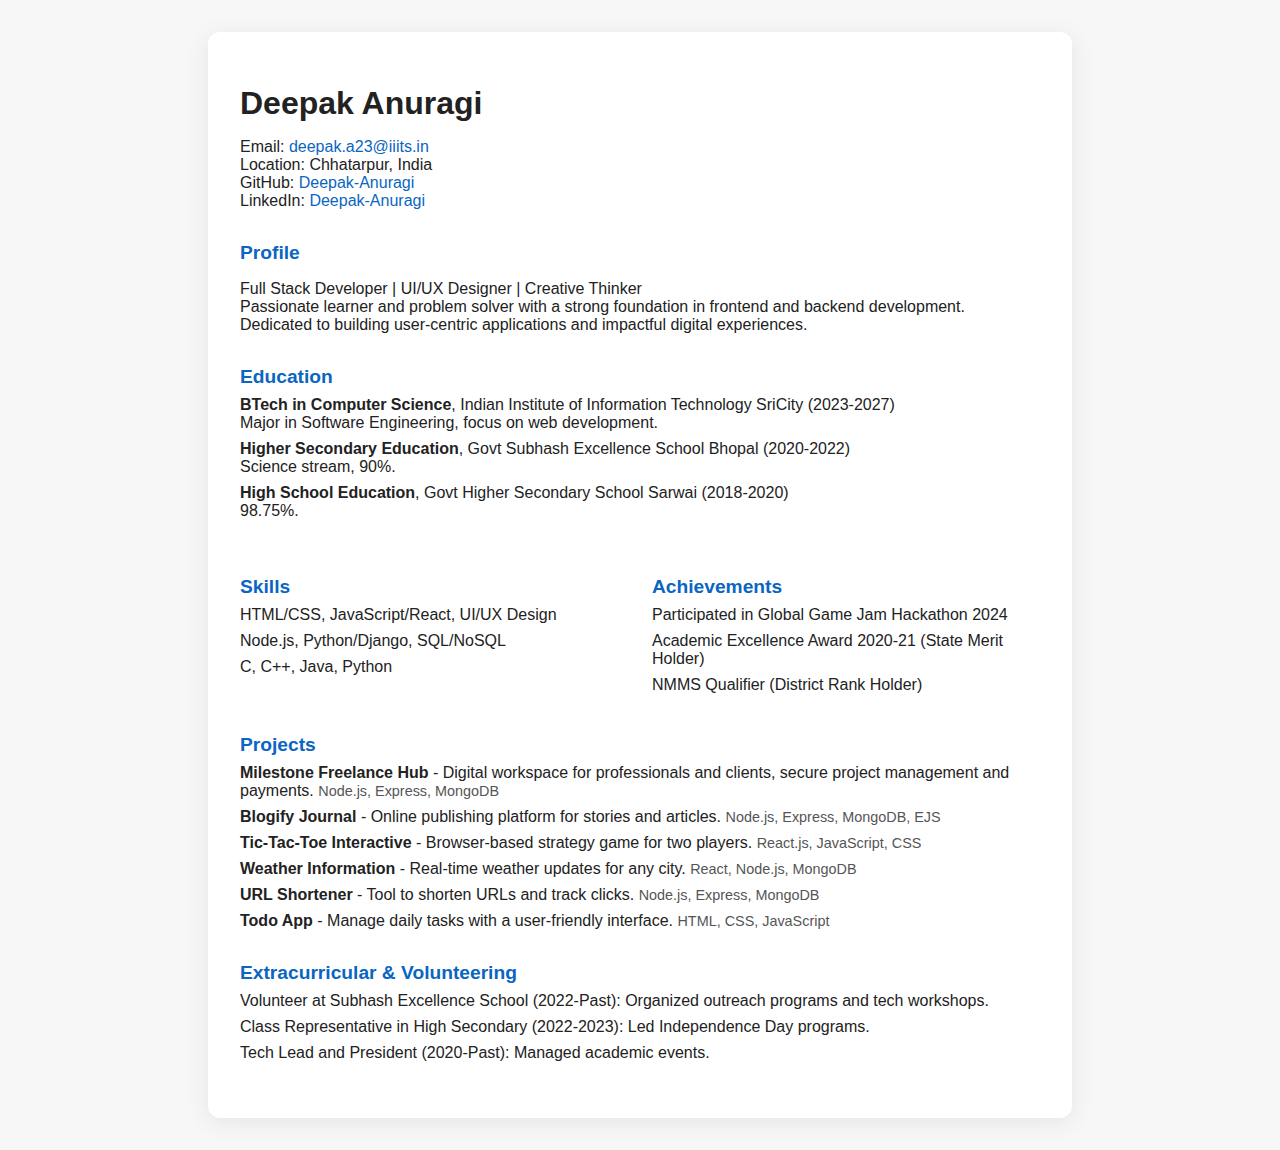
<file: resume.html>
<!DOCTYPE html>
<html lang="en">
<head>
    <meta charset="UTF-8">
    <title>Resume - Deepak Anuragi</title>
    <style>
        body { font-family: 'Segoe UI', Arial, sans-serif; margin: 0; padding: 32px; background: #f7f7f7; color: #222; }
        .resume-container { max-width: 800px; margin: auto; background: #fff; border-radius: 12px; box-shadow: 0 4px 24px rgba(0,0,0,0.08); padding: 32px; }
        h1 { font-size: 2rem; margin-bottom: 0.5rem; }
        h2 { font-size: 1.2rem; margin-top: 2rem; margin-bottom: 0.5rem; color: #0A66C2; }
        .section { margin-bottom: 1.5rem; }
        .timeline, .skills-list, .projects-list, .achievements-list, .volunteer-list { margin: 0; padding: 0; list-style: none; }
        .timeline-item, .skill-item, .project-item, .achievement-item, .volunteer-item { margin-bottom: 0.5rem; }
        .contact { margin-top: 1rem; }
        .contact a { color: #0A66C2; text-decoration: none; }
        .tags { font-size: 0.9rem; color: #555; }
        .flex { display: flex; flex-wrap: wrap; gap: 1.5rem; }
        .col { flex: 1; min-width: 220px; }
    </style>
</head>
<body>
<div class="resume-container">
    <h1>Deepak Anuragi</h1>
    <div class="contact">
        <div>Email: <a href="mailto:deepak.a23@iiits.in">deepak.a23@iiits.in</a></div>
        <div>Location: Chhatarpur, India</div>
        <div>GitHub: <a href="https://github.com/Deepak-Anuragi">Deepak-Anuragi</a></div>
        <div>LinkedIn: <a href="https://www.linkedin.com/in/Deepak-Anuragi/">Deepak-Anuragi</a></div>
    </div>
    <div class="section">
        <h2>Profile</h2>
        <p>Full Stack Developer | UI/UX Designer | Creative Thinker<br>
        Passionate learner and problem solver with a strong foundation in frontend and backend development. Dedicated to building user-centric applications and impactful digital experiences.</p>
    </div>
    <div class="section">
        <h2>Education</h2>
        <ul class="timeline">
            <li class="timeline-item"><strong>BTech in Computer Science</strong>, Indian Institute of Information Technology SriCity (2023-2027)<br>Major in Software Engineering, focus on web development.</li>
            <li class="timeline-item"><strong>Higher Secondary Education</strong>, Govt Subhash Excellence School Bhopal (2020-2022)<br>Science stream, 90%.</li>
            <li class="timeline-item"><strong>High School Education</strong>, Govt Higher Secondary School Sarwai (2018-2020)<br>98.75%.</li>
        </ul>
    </div>
    <div class="section flex">
        <div class="col">
            <h2>Skills</h2>
            <ul class="skills-list">
                <li class="skill-item">HTML/CSS, JavaScript/React, UI/UX Design</li>
                <li class="skill-item">Node.js, Python/Django, SQL/NoSQL</li>
                <li class="skill-item">C, C++, Java, Python</li>
            </ul>
        </div>
        <div class="col">
            <h2>Achievements</h2>
            <ul class="achievements-list">
                <li class="achievement-item">Participated in Global Game Jam Hackathon 2024</li>
                <li class="achievement-item">Academic Excellence Award 2020-21 (State Merit Holder)</li>
                <li class="achievement-item">NMMS Qualifier (District Rank Holder)</li>
            </ul>
        </div>
    </div>
    <div class="section">
        <h2>Projects</h2>
        <ul class="projects-list">
            <li class="project-item"><strong>Milestone Freelance Hub</strong> - Digital workspace for professionals and clients, secure project management and payments. <span class="tags">Node.js, Express, MongoDB</span></li>
            <li class="project-item"><strong>Blogify Journal</strong> - Online publishing platform for stories and articles. <span class="tags">Node.js, Express, MongoDB, EJS</span></li>
            <li class="project-item"><strong>Tic-Tac-Toe Interactive</strong> - Browser-based strategy game for two players. <span class="tags">React.js, JavaScript, CSS</span></li>
            <li class="project-item"><strong>Weather Information</strong> - Real-time weather updates for any city. <span class="tags">React, Node.js, MongoDB</span></li>
            <li class="project-item"><strong>URL Shortener</strong> - Tool to shorten URLs and track clicks. <span class="tags">Node.js, Express, MongoDB</span></li>
            <li class="project-item"><strong>Todo App</strong> - Manage daily tasks with a user-friendly interface. <span class="tags">HTML, CSS, JavaScript</span></li>
        </ul>
    </div>
    <div class="section">
        <h2>Extracurricular & Volunteering</h2>
        <ul class="volunteer-list">
            <li class="volunteer-item">Volunteer at Subhash Excellence School (2022-Past): Organized outreach programs and tech workshops.</li>
            <li class="volunteer-item">Class Representative in High Secondary (2022-2023): Led Independence Day programs.</li>
            <li class="volunteer-item">Tech Lead and President (2020-Past): Managed academic events.</li>
        </ul>
    </div>
</div>
</body>
</html>
</file>
